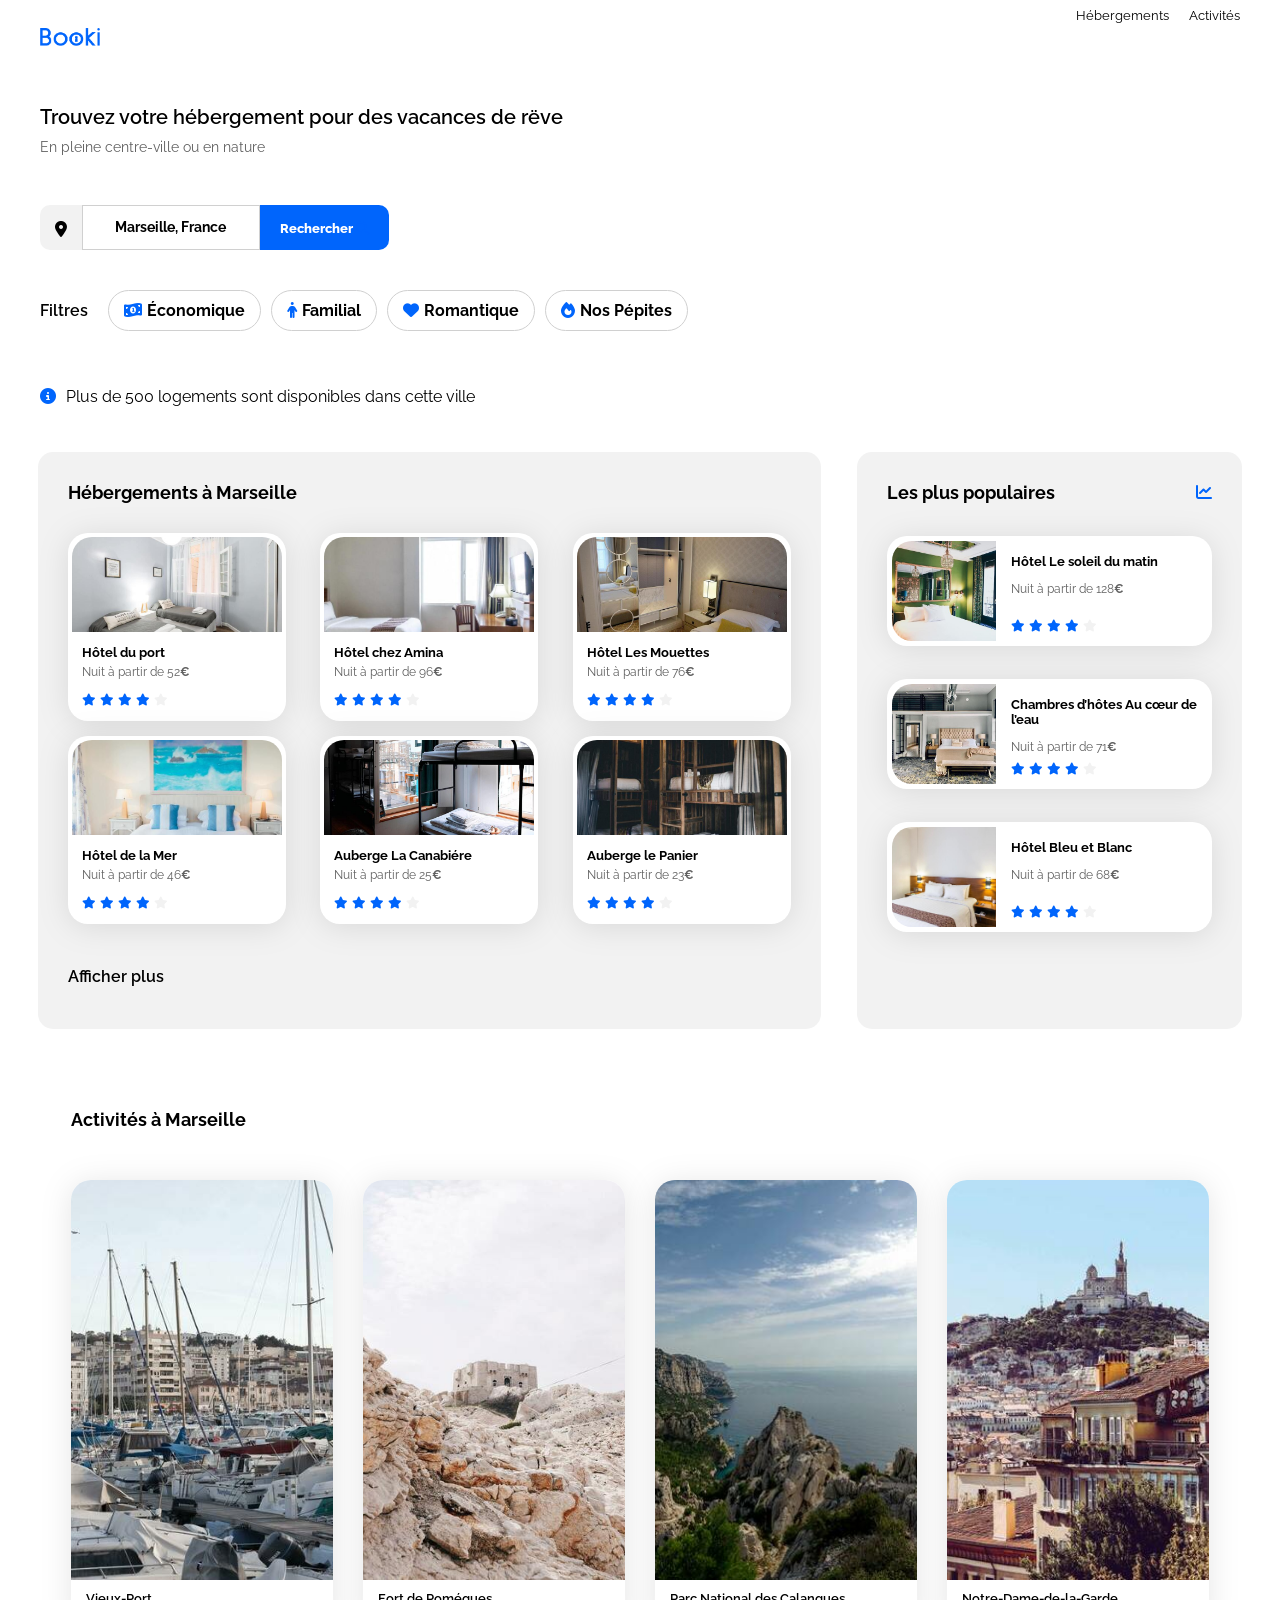
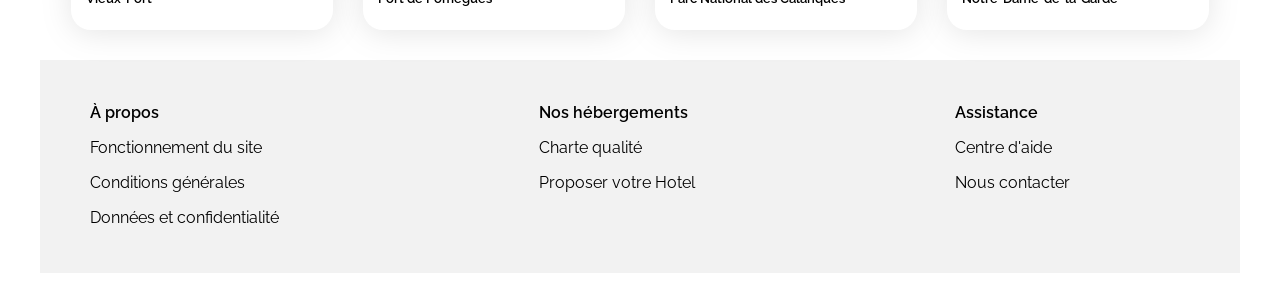
<file: index.html>
<!DOCTYPE html>
<html lang="fr">

<head>
    <meta charset="UTF-8">
    <meta name="viewport" content="width=device-width, initial-scale=1.0">
    <title>Booki</title>
    <link rel="preconnect" href="https://fonts.googleapis.com">
    <link rel="preconnect" href="https://fonts.gstatic.com" crossorigin>
    <link href="https://fonts.googleapis.com/css2?family=Raleway:wght@400;500;700&display=swap" rel="stylesheet">
    <link rel="stylesheet" href="https://cdnjs.cloudflare.com/ajax/libs/font-awesome/6.2.1/css/all.min.css"
        integrity="sha512-MV7K8+y+gLIBoVD59lQIYicR65iaqukzvf/nwasF0nqhPay5w/9lJmVM2hMDcnK1OnMGCdVK+iQrJ7lzPJQd1w=="
        crossorigin="anonymous" referrerpolicy="no-referrer" >
    <link rel="stylesheet" href="./css/style.css">
</head>

<body>

    <header>

        <nav>
            <a href="#" class="logo">
                <img src="./images/logo/Booki.png" alt="Booki">
            </a>
            <ul class="nav-links">
                <li class="li-title"><a href="#">Hébergements</a></li>
                <li class="li-title"><a href="#">Activités</a></li>
            </ul>
        </nav>

        <section class="rechercher">
            <div class="title">
                <h1>
                    Trouvez votre hébergement pour des vacances de rëve
                </h1>
                <p>
                    En pleine centre-ville ou en nature
                </p>
            </div>
            <div class="search-bar">
                <div class="icon-box">
                    <i class="fa-solid fa-location-dot" style="color: #000000;"></i>
                </div>
                <input type="text" placeholder="Marseille, France">
                <button class="search-btn">
                    <span class="btn-text">Rechercher</span>
                    <i class="fa-solid fa-magnifying-glass search-icon"></i>
                </button>
            </div>
            <div class="filtres">
                <h2>
                    Filtres
                </h2>
                <ul class="filtres-list">
                    
                        <li class="fltr-img"><a href="#"><i class="fa-solid fa-money-bill-1-wave"></i><b>Économique</b></a></li>
                    
                        <li class="fltr-img"><a href="#"><i class="fa-solid fa-person"></i><b>Familial</b></a></li>

                        <li class="fltr-img"><a href="#"><i class="fa-solid fa-heart"></i><b>Romantique</b></a></li>

                        <li class="fltr-img"><a href="#"><i class="fa-solid fa-fire"></i><b>Nos Pépites</b></a></li>
                </ul>
            </div>
            <div class="info">
                <i class="fa-solid fa-circle-info"></i>
                <p>
                    Plus de 500 logements sont disponibles dans cette ville
                </p>
            </div>
        </section>
    </header>

    <div class="main-container">
        <section class="hebergements-and-populaires">

            <h3 class="section-title">
                Hébergements à Marseille
            </h3>

            <div class="hebergements">
                <a href="#">
                    <article class="main-card">
                        <img src="./images/hebergements/fred-kleber.jpg"
                            alt="Image de la chambre d'hôtel montrant un lit">
                        <div class="card-content">
                            <div class="card-txt">
                                <h3 class="card-title">Hôtel du port</h3>
                                <p class="card-subtitle">Nuit à partir de 52<span class="euro">€</span></p>
                            </div>
                            <div class="card-rating">
                                <i class="fa-xs fa-solid fa-star" aria-hidden="true"></i>
                                <i class="fa-xs fa-solid fa-star" aria-hidden="true"></i>
                                <i class="fa-xs fa-solid fa-star" aria-hidden="true"></i>
                                <i class="fa-xs fa-solid fa-star" aria-hidden="true"></i>
                                <i class="fa-xs fa-solid fa-star neutral-star" aria-hidden="true"></i>
                                <span class="sr-only">Note de 4 sur 5</span>
                            </div>
                        </div>
                    </article>
                </a>
                <a href="#">
                    <article class="main-card">
                        <img src="./images/hebergements/febrian-zakaria.jpg"
                            alt="Image de la chambre d'hôtel montrant un lit">
                        <div class="card-content">
                            <div class="card-txt">
                                <h3 class="card-title">Hôtel chez Amina</h3>
                                <p class="card-subtitle">Nuit à partir de 96<span class="euro">€</span></p>
                            </div>
                            <div class="card-rating">
                                <i class="fa-xs fa-solid fa-star" aria-hidden="true"></i>
                                <i class="fa-xs fa-solid fa-star" aria-hidden="true"></i>
                                <i class="fa-xs fa-solid fa-star" aria-hidden="true"></i>
                                <i class="fa-xs fa-solid fa-star" aria-hidden="true"></i>
                                <i class="fa-xs fa-solid fa-star neutral-star" aria-hidden="true"></i>
                                <span class="sr-only">Note de 4 sur 5</span>
                            </div>
                        </div>
                    </article>
                </a>
                <a href="#">
                    <article class="main-card">
                        <img src="./images/hebergements/reisetopia.jpg"
                            alt="Image de la chambre d'hôtel montrant un lit">
                        <div class="card-content">
                            <div class="card-txt">
                                <h3 class="card-title">Hôtel Les Mouettes</h3>
                                <p class="card-subtitle">Nuit à partir de 76<span class="euro">€</span></p>
                            </div>
                            <div class="card-rating">
                                <i class="fa-xs fa-solid fa-star" aria-hidden="true"></i>
                                <i class="fa-xs fa-solid fa-star" aria-hidden="true"></i>
                                <i class="fa-xs fa-solid fa-star" aria-hidden="true"></i>
                                <i class="fa-xs fa-solid fa-star" aria-hidden="true"></i>
                                <i class="fa-xs fa-solid fa-star neutral-star" aria-hidden="true"></i>
                                <span class="sr-only">Note de 4 sur 5</span>
                            </div>
                        </div>
                    </article>
                </a>
                <a href="#">
                    <article class="main-card">
                        <img src="./images/hebergements/annie-spratt.jpg"
                            alt="Image de la chambre d'hôtel montrant un lit">
                        <div class="card-content">
                            <div class="card-txt">
                                <h3 class="card-title">Hôtel de la Mer</h3>
                                <p class="card-subtitle">Nuit à partir de 46<span class="euro">€</span></p>
                            </div>
                            <div class="card-rating">
                                <i class="fa-xs fa-solid fa-star" aria-hidden="true"></i>
                                <i class="fa-xs fa-solid fa-star" aria-hidden="true"></i>
                                <i class="fa-xs fa-solid fa-star" aria-hidden="true"></i>
                                <i class="fa-xs fa-solid fa-star" aria-hidden="true"></i>
                                <i class="fa-xs fa-solid fa-star neutral-star" aria-hidden="true"></i>
                                <span class="sr-only">Note de 4 sur 5</span>
                            </div>
                        </div>
                    </article>
                </a>
                <a href="#">
                    <article class="main-card">
                        <img src="./images/hebergements/marcus-loke.jpg"
                            alt="Image de la chambre d'hôtel montrant un lit">
                        <div class="card-content">
                            <div class="card-txt">
                                <h3 class="card-title">Auberge La Canabiére</h3>
                                <p class="card-subtitle">Nuit à partir de 25<span class="euro">€</span></p>
                            </div>
                            <div class="card-rating">
                                <i class="fa-xs fa-solid fa-star" aria-hidden="true"></i>
                                <i class="fa-xs fa-solid fa-star" aria-hidden="true"></i>
                                <i class="fa-xs fa-solid fa-star" aria-hidden="true"></i>
                                <i class="fa-xs fa-solid fa-star" aria-hidden="true"></i>
                                <i class="fa-xs fa-solid fa-star neutral-star" aria-hidden="true"></i>
                                <span class="sr-only">Note de 4 sur 5</span>
                            </div>
                        </div>
                    </article>
                </a>
                <a href="#">
                    <article class="main-card">
                        <img src="./images/hebergements/nicate-lee.jpg"
                            alt="Image de la chambre d'hôtel montrant un lit">
                        <div class="card-content">
                            <div class="card-txt">
                                <h3 class="card-title">Auberge le Panier</h3>
                                <p class="card-subtitle">Nuit à partir de 23<span class="euro">€</span></p>
                            </div>
                            <div class="card-rating">
                                <i class="fa-xs fa-solid fa-star" aria-hidden="true"></i>
                                <i class="fa-xs fa-solid fa-star" aria-hidden="true"></i>
                                <i class="fa-xs fa-solid fa-star" aria-hidden="true"></i>
                                <i class="fa-xs fa-solid fa-star" aria-hidden="true"></i>
                                <i class="fa-xs fa-solid fa-star neutral-star" aria-hidden="true"></i>
                                <span class="sr-only">Note de 4 sur 5</span>
                            </div>
                        </div>
                    </article>
                </a>
            </div>

            <h2>
                Afficher plus
            </h2>
        </section>

        <section class="populaires">
            <div class="populaires-title">
                <h3 class="section-title">Les plus populaires</h3>
                <i class="fa-solid fa-chart-line" aria-hidden="true"></i>
            </div>
            <div class="populaires-cards">
                <a href="#">
                    <article class="card">
                        <img src="./images/hebergements/emile-guillemot.jpg"
                            alt="Image de la chambre d'hôtel montrant un lit">
                        <div class="card-content">
                            <div class="card-txt">
                                <h3 class="card-title">Hôtel Le soleil du matin</h3>
                                <p class="card-subtitle">Nuit à partir de 128<span class="euro">€</span></p>
                            </div>
                            <div class="card-rating">
                                <i class="fa-xs fa-solid fa-star" aria-hidden="true"></i>
                                <i class="fa-xs fa-solid fa-star" aria-hidden="true"></i>
                                <i class="fa-xs fa-solid fa-star" aria-hidden="true"></i>
                                <i class="fa-xs fa-solid fa-star" aria-hidden="true"></i>
                                <i class="fa-xs fa-solid fa-star neutral-star" aria-hidden="true"></i>
                                <span class="sr-only">Note de 4 sur 5</span>
                            </div>
                        </div>
                    </article>
                </a>
                <a href="#">
                    <article class="card">
                        <img src="./images/hebergements/aw-creative.jpg"
                            alt="Image de la chambre d'hôtel montrant un lit">
                        <div class="card-content">
                            <div class="card-txt">
                                <h3 class="card-title">Chambres d’hôtes Au cœur de l’eau</h3>
                                <p class="card-subtitle">Nuit à partir de 71<span class="euro">€</span></p>
                            </div>
                            <div class="card-rating">
                                <i class="fa-xs fa-solid fa-star" aria-hidden="true"></i>
                                <i class="fa-xs fa-solid fa-star" aria-hidden="true"></i>
                                <i class="fa-xs fa-solid fa-star" aria-hidden="true"></i>
                                <i class="fa-xs fa-solid fa-star" aria-hidden="true"></i>
                                <i class="fa-xs fa-solid fa-star neutral-star" aria-hidden="true"></i>
                                <span class="sr-only">Note de 4 sur 5</span>
                            </div>
                        </div>
                    </article>
                </a>
                <a href="#">
                    <article class="card">
                        <img src="./images/hebergements/febrian-zakaria2.jpg"
                            alt="Image de la chambre d'hôtel montrant un lit">
                        <div class="card-content">
                            <div class="card-txt">
                                <h3 class="card-title">Hôtel Bleu et Blanc</h3>
                                <p class="card-subtitle">Nuit à partir de 68<span class="euro">€</span></p>
                            </div>
                            <div class="card-rating">
                                <i class="fa-xs fa-solid fa-star" aria-hidden="true"></i>
                                <i class="fa-xs fa-solid fa-star" aria-hidden="true"></i>
                                <i class="fa-xs fa-solid fa-star" aria-hidden="true"></i>
                                <i class="fa-xs fa-solid fa-star" aria-hidden="true"></i>
                                <i class="fa-xs fa-solid fa-star neutral-star" aria-hidden="true"></i>
                                <span class="sr-only">Note de 4 sur 5</span>
                            </div>
                        </div>
                    </article>
                </a>
            </div>
        </section>
    </div>

    <div class="activites">
        <h3 class="section-title">
            Activités à Marseille
        </h3>
        <div class="activites-cards">
            <a href="#">
                <article class="activity-card">
                    <img src="./images/activites/reno-laithienne.jpg"
                        alt="Image montrant une activité de visite guidée en bateau">
                    <h2 class="card-title">
                        Vieux-Port
                    </h2>
                </article>
            </a>
            <a href="#">
                <article class="activity-card">
                    <img src="./images/activites/paul-hermann.jpg"
                        alt="Image montrant une activité de visite guidée en bateau">
                    <h2 class="card-title">
                        Fort de Pomégues
                    </h2>
                </article>
            </a>
            <a href="#">
                <article class="activity-card">
                    <img src="./images/activites/kilyan-sockalingum.jpg"
                        alt="Image montrant une activité de visite guidée en bateau">
                    <h2 class="card-title">
                        Parc National des Calanques
                    </h2>
                </article>
            </a>
            <a href="#">
                <article class="activity-card">
                    <img src="./images/activites/florian-wehde.jpg"
                        alt="Image montrant une activité de visite guidée en bateau">
                    <h2 class="card-title">
                        Notre-Dame-de-la-Garde
                    </h2>
                </article>
            </a>
        </div>
    </div>

    <footer>
        <div class="footer">
            <div class="footer-content">
                <h2>
                    À propos
                </h2>
                <a href="#">
                    <p>
                        Fonctionnement du site
                    </p>
                </a>
                <a href="#">
                    <p>
                        Conditions générales
                    </p>
                </a>
                <a href="#">
                    <p>
                        Données et confidentialité
                    </p>
                </a>
            </div>
            <div class="footer-content">
                <h2>
                    Nos hébergements
                </h2>
                <a href="#">
                    <p>
                        Charte qualité
                    </p>
                </a>
                <a href="#">
                    <p>
                        Proposer votre Hotel
                    </p>
                </a>
            </div>
            <div class="footer-content">
                <h2>
                    Assistance
                </h2>
                <a href="#">
                    <p>
                        Centre d'aide
                    </p>
                </a>
                <a href="#">
                    <p>
                        Nous contacter
                    </p>
                </a>
            </div>
        </div>
    </footer>

</body>

</html>
</file>
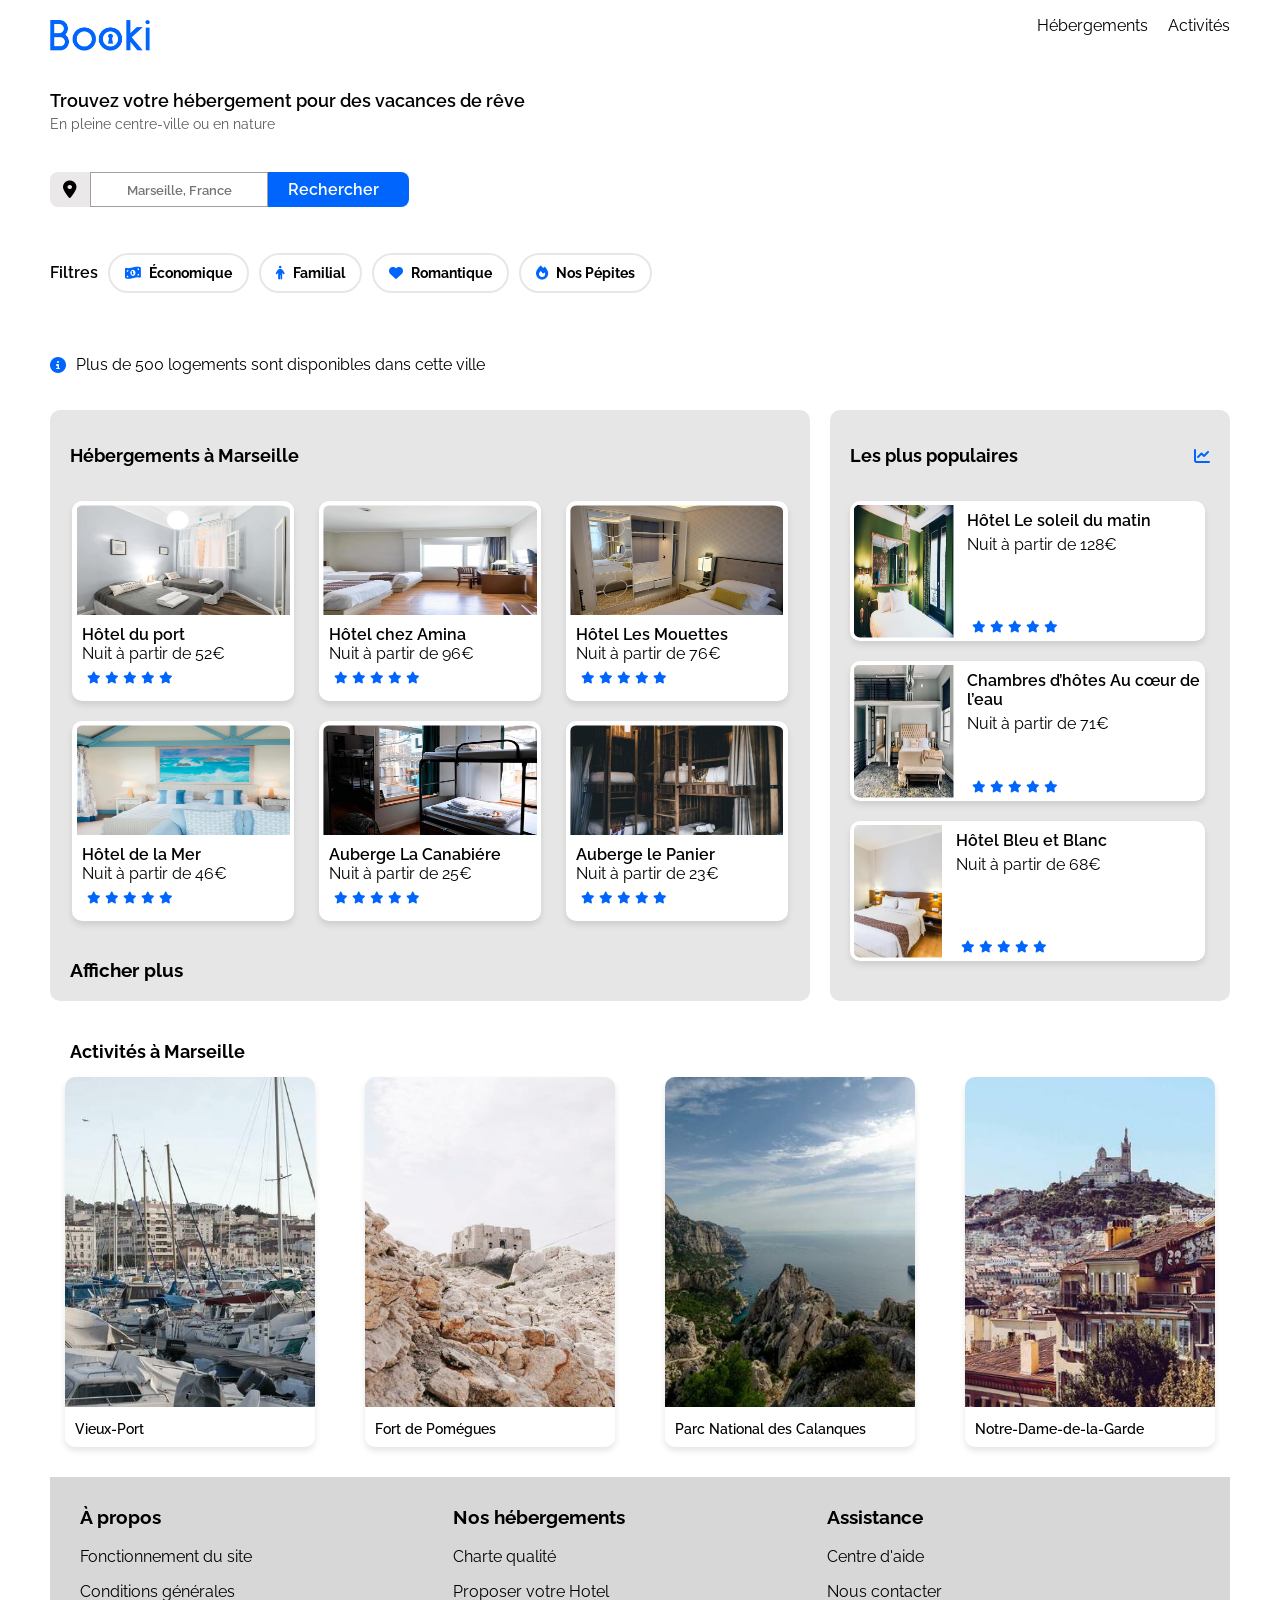
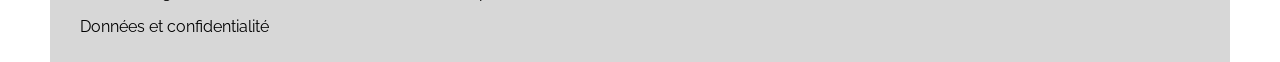
<file: Desktop/Booki 2/index.html>
<!DOCTYPE html>
<html lang="fr">

<head>
    <meta charset="UTF-8">
    <meta name="viewport" content="width=device-width, initial-scale=1.0">
    <title>Booki</title>
    <link rel="preconnect" href="https://fonts.googleapis.com">
    <link rel="preconnect" href="https://fonts.gstatic.com" crossorigin>
    <link href="https://fonts.googleapis.com/css2?family=Raleway:wght@400;500;700&display=swap" rel="stylesheet">
    <link rel="stylesheet" href="https://cdnjs.cloudflare.com/ajax/libs/font-awesome/6.2.1/css/all.min.css"
        integrity="sha512-MV7K8+y+gLIBoVD59lQIYicR65iaqukzvf/nwasF0nqhPay5w/9lJmVM2hMDcnK1OnMGCdVK+iQrJ7lzPJQd1w=="
        crossorigin="anonymous" referrerpolicy="no-referrer" />
    <link rel="stylesheet" href="./css/style.css">
</head>

<body>

    <header class="header">
        <nav class="navbar">
            <a href="#" class="logo">
                <img src="./images/logo/Booki.png" alt="Booki">
            </a>
            <ul class="nav-links">
                <li class="li-title"><a href="#">Hébergements</a></li>
                <li class="li-title"><a href="#">Activités</a></li>
            </ul>
        </nav>
    </header>

    <main class="main-container">

        <section class="search-section">
            <div class="title">
                <h1>
                    Trouvez votre hébergement pour des vacances de rêve
                </h1>
                <p>
                    En pleine centre-ville ou en nature
                </p>
            </div>

            <div class="search-bar">
                <div class="icon-box">
                    <i class="fa-solid fa-location-dot" style="color: #000000;"></i>
                </div>
                <input type="text" placeholder="Marseille, France">
                <button class="search-btn">
                    <span class="btn-text">Rechercher</span>
                    <i class="fa-solid fa-magnifying-glass search-icon"></i>
                </button>
            </div>

            <div class="filtres">
                <h3>
                    Filtres
                </h3>
                <ul class="filtres-list">
                    <a href="#">
                        <li class="fltr-img"><i class="fa-solid fa-money-bill-1-wave"></i><b>Économique</b></li>
                    </a>
                    <a href="#">
                        <li class="fltr-img"><i class="fa-solid fa-person"></i><b>Familial</b></li>
                    </a>
                    <a href="#">
                        <li class="fltr-img"><i class="fa-solid fa-heart"></i><b>Romantique</b></li>
                    </a>
                    <a href="#">
                        <li class="fltr-img"><i class="fa-solid fa-fire"></i><b>Nos Pépites</b></li>
                    </a>
                </ul>
            </div>

            <div class="info">
                <i class="fa-solid fa-circle-info"></i>
                <p>
                    Plus de 500 logements sont disponibles dans cette ville
                </p>
            </div>
        </section>

        <div class="content-wrapper">

            <section class="hebergements">

                <h2 class="section-title">
                    Hébergements à Marseille
                </h2>

                <div class="hebergements-cards">
                    <a href="#">
                        <article class="main-card">
                            <img src="./images/hebergements/fred-kleber.jpg"
                                alt="Image de la chambre d'hôtel montrant un lit">
                            <div class="card-content">
                                <div class="card-txt">
                                    <h3 class="card-title">Hôtel du port</h3>
                                    <p class="card-subtitle">Nuit à partir de 52<span class="euro">€</span></p>
                                </div>
                                <div class="card-rating">
                                    <i class="fa-xs fa-solid fa-star" aria-hidden="true"></i>
                                    <i class="fa-xs fa-solid fa-star" aria-hidden="true"></i>
                                    <i class="fa-xs fa-solid fa-star" aria-hidden="true"></i>
                                    <i class="fa-xs fa-solid fa-star" aria-hidden="true"></i>
                                    <i class="fa-xs fa-solid fa-star neutral-star" aria-hidden="true"></i>
                                    <span class="sr-only">Note de 4 sur 5</span>
                                </div>
                            </div>
                        </article>
                    </a>
                    <a href="#">
                        <article class="main-card">
                            <img src="./images/hebergements/febrian-zakaria.jpg"
                                alt="Image de la chambre d'hôtel montrant un lit">
                            <div class="card-content">
                                <div class="card-txt">
                                    <h3 class="card-title">Hôtel chez Amina</h3>
                                    <p class="card-subtitle">Nuit à partir de 96<span class="euro">€</span></p>
                                </div>
                                <div class="card-rating">
                                    <i class="fa-xs fa-solid fa-star" aria-hidden="true"></i>
                                    <i class="fa-xs fa-solid fa-star" aria-hidden="true"></i>
                                    <i class="fa-xs fa-solid fa-star" aria-hidden="true"></i>
                                    <i class="fa-xs fa-solid fa-star" aria-hidden="true"></i>
                                    <i class="fa-xs fa-solid fa-star neutral-star" aria-hidden="true"></i>
                                    <span class="sr-only">Note de 4 sur 5</span>
                                </div>
                            </div>
                        </article>
                    </a>
                    <a href="#">
                        <article class="main-card">
                            <img src="./images/hebergements/reisetopia.jpg"
                                alt="Image de la chambre d'hôtel montrant un lit">
                            <div class="card-content">
                                <div class="card-txt">
                                    <h3 class="card-title">Hôtel Les Mouettes</h3>
                                    <p class="card-subtitle">Nuit à partir de 76<span class="euro">€</span></p>
                                </div>
                                <div class="card-rating">
                                    <i class="fa-xs fa-solid fa-star" aria-hidden="true"></i>
                                    <i class="fa-xs fa-solid fa-star" aria-hidden="true"></i>
                                    <i class="fa-xs fa-solid fa-star" aria-hidden="true"></i>
                                    <i class="fa-xs fa-solid fa-star" aria-hidden="true"></i>
                                    <i class="fa-xs fa-solid fa-star neutral-star" aria-hidden="true"></i>
                                    <span class="sr-only">Note de 4 sur 5</span>
                                </div>
                            </div>
                        </article>
                    </a>
                    <a href="#">
                        <article class="main-card">
                            <img src="./images/hebergements/annie-spratt.jpg"
                                alt="Image de la chambre d'hôtel montrant un lit">
                            <div class="card-content">
                                <div class="card-txt">
                                    <h3 class="card-title">Hôtel de la Mer</h3>
                                    <p class="card-subtitle">Nuit à partir de 46<span class="euro">€</span></p>
                                </div>
                                <div class="card-rating">
                                    <i class="fa-xs fa-solid fa-star" aria-hidden="true"></i>
                                    <i class="fa-xs fa-solid fa-star" aria-hidden="true"></i>
                                    <i class="fa-xs fa-solid fa-star" aria-hidden="true"></i>
                                    <i class="fa-xs fa-solid fa-star" aria-hidden="true"></i>
                                    <i class="fa-xs fa-solid fa-star neutral-star" aria-hidden="true"></i>
                                    <span class="sr-only">Note de 4 sur 5</span>
                                </div>
                            </div>
                        </article>
                    </a>
                    <a href="#">
                        <article class="main-card">
                            <img src="./images/hebergements/marcus-loke.jpg"
                                alt="Image de la chambre d'hôtel montrant un lit">
                            <div class="card-content">
                                <div class="card-txt">
                                    <h3 class="card-title">Auberge La Canabiére</h3>
                                    <p class="card-subtitle">Nuit à partir de 25<span class="euro">€</span></p>
                                </div>
                                <div class="card-rating">
                                    <i class="fa-xs fa-solid fa-star" aria-hidden="true"></i>
                                    <i class="fa-xs fa-solid fa-star" aria-hidden="true"></i>
                                    <i class="fa-xs fa-solid fa-star" aria-hidden="true"></i>
                                    <i class="fa-xs fa-solid fa-star" aria-hidden="true"></i>
                                    <i class="fa-xs fa-solid fa-star neutral-star" aria-hidden="true"></i>
                                    <span class="sr-only">Note de 4 sur 5</span>
                                </div>
                            </div>
                        </article>
                    </a>
                    <a href="#">
                        <article class="main-card">
                            <img src="./images/hebergements/nicate-lee.jpg"
                                alt="Image de la chambre d'hôtel montrant un lit">
                            <div class="card-content">
                                <div class="card-txt">
                                    <h3 class="card-title">Auberge le Panier</h3>
                                    <p class="card-subtitle">Nuit à partir de 23<span class="euro">€</span></p>
                                </div>
                                <div class="card-rating">
                                    <i class="fa-xs fa-solid fa-star" aria-hidden="true"></i>
                                    <i class="fa-xs fa-solid fa-star" aria-hidden="true"></i>
                                    <i class="fa-xs fa-solid fa-star" aria-hidden="true"></i>
                                    <i class="fa-xs fa-solid fa-star" aria-hidden="true"></i>
                                    <i class="fa-xs fa-solid fa-star neutral-star" aria-hidden="true"></i>
                                    <span class="sr-only">Note de 4 sur 5</span>
                                </div>
                            </div>
                        </article>
                    </a>
                </div>

                <h3>
                    Afficher plus
                </h3>
            </section>

            <section class="populaires">
                <div class="populaires-title">
                    <h2 class="section-title">Les plus populaires</h2>
                    <i class="fa-solid fa-chart-line" aria-hidden="true"></i>
                </div>

                <div class="populaires-cards">
                    <a href="#">
                        <article class="card">
                            <img src="./images/hebergements/emile-guillemot.jpg"
                                alt="Image de la chambre d'hôtel montrant un lit">
                            <div class="card-content">
                                <div class="card-txt">
                                    <h3 class="card-title">Hôtel Le soleil du matin</h3>
                                    <p class="card-subtitle">Nuit à partir de 128<span class="euro">€</span></p>
                                </div>
                                <div class="card-rating">
                                    <i class="fa-xs fa-solid fa-star" aria-hidden="true"></i>
                                    <i class="fa-xs fa-solid fa-star" aria-hidden="true"></i>
                                    <i class="fa-xs fa-solid fa-star" aria-hidden="true"></i>
                                    <i class="fa-xs fa-solid fa-star" aria-hidden="true"></i>
                                    <i class="fa-xs fa-solid fa-star neutral-star" aria-hidden="true"></i>
                                    <span class="sr-only">Note de 4 sur 5</span>
                                </div>
                            </div>
                        </article>
                    </a>
                    <a href="#">
                        <article class="card">
                            <img src="./images/hebergements/aw-creative.jpg"
                                alt="Image de la chambre d'hôtel montrant un lit">
                            <div class="card-content">
                                <div class="card-txt">
                                    <h3 class="card-title">Chambres d’hôtes Au cœur de l’eau</h3>
                                    <p class="card-subtitle">Nuit à partir de 71<span class="euro">€</span></p>
                                </div>
                                <div class="card-rating">
                                    <i class="fa-xs fa-solid fa-star" aria-hidden="true"></i>
                                    <i class="fa-xs fa-solid fa-star" aria-hidden="true"></i>
                                    <i class="fa-xs fa-solid fa-star" aria-hidden="true"></i>
                                    <i class="fa-xs fa-solid fa-star" aria-hidden="true"></i>
                                    <i class="fa-xs fa-solid fa-star neutral-star" aria-hidden="true"></i>
                                    <span class="sr-only">Note de 4 sur 5</span>
                                </div>
                            </div>
                        </article>
                    </a>
                    <a href="#">
                        <article class="card">
                            <img src="./images/hebergements/febrian-zakaria2.jpg"
                                alt="Image de la chambre d'hôtel montrant un lit">
                            <div class="card-content">
                                <div class="card-txt">
                                    <h3 class="card-title">Hôtel Bleu et Blanc</h3>
                                    <p class="card-subtitle">Nuit à partir de 68<span class="euro">€</span></p>
                                </div>
                                <div class="card-rating">
                                    <i class="fa-xs fa-solid fa-star" aria-hidden="true"></i>
                                    <i class="fa-xs fa-solid fa-star" aria-hidden="true"></i>
                                    <i class="fa-xs fa-solid fa-star" aria-hidden="true"></i>
                                    <i class="fa-xs fa-solid fa-star" aria-hidden="true"></i>
                                    <i class="fa-xs fa-solid fa-star neutral-star" aria-hidden="true"></i>
                                    <span class="sr-only">Note de 4 sur 5</span>
                                </div>
                            </div>
                        </article>
                    </a>
                </div>
            </section>
        </div>

        <section class="activites">
            <h2 class="section-title">
                Activités à Marseille
            </h2>
            <div class="activites-cards">
                <a href="#">
                    <article class="activite-card">
                        <img src="./images/activites/reno-laithienne.jpg"
                            alt="Image montrant une activité de visite guidée en bateau">
                        <h3 class="card-title">
                            Vieux-Port
                        </h3>
                    </article>
                </a>
                <a href="#">
                    <article class="activite-card">
                        <img src="./images/activites/paul-hermann.jpg"
                            alt="Image montrant une activité de visite guidée en bateau">
                        <h3 class="card-title">
                            Fort de Pomégues
                        </h3>
                    </article>
                </a>
                <a href="#">
                    <article class="activite-card">
                        <img src="./images/activites/kilyan-sockalingum.jpg"
                            alt="Image montrant une activité de visite guidée en bateau">
                        <h3 class="card-title">
                            Parc National des Calanques
                        </h3>
                    </article>
                </a>
                <a href="#">
                    <article class="activite-card">
                        <img src="./images/activites/florian-wehde.jpg"
                            alt="Image montrant une activité de visite guidée en bateau">
                        <h3 class="card-title">
                            Notre-Dame-de-la-Garde
                        </h3>
                    </article>
                </a>
            </div>
        </section>

    </main>
    
    <footer>
        <div class="footer">
            <div class="footer-content">
                <h3>
                    À propos
                </h3>
                <a href="#">
                    <p>
                        Fonctionnement du site
                    </p>
                </a>
                <a href="#">
                    <p>
                        Conditions générales
                    </p>
                </a>
                <a href="#">
                    <p>
                        Données et confidentialité
                    </p>
                </a>
            </div>
            <div class="footer-content">
                <h3>
                    Nos hébergements
                </h3>
                <a href="#">
                    <p>
                        Charte qualité
                    </p>
                </a>
                <a href="#">
                    <p>
                        Proposer votre Hotel
                    </p>
                </a>
            </div>
            <div class="footer-content">
                <h3>
                    Assistance
                </h3>
                <a href="#">
                    <p>
                        Centre d'aide
                    </p>
                </a>
                <a href="#">
                    <p>
                        Nous contacter
                    </p>
                </a>
            </div>
        </div>
    </footer>

</body>

</html>
</file>
<file: css/style.css>
/****** General ***********/
* {
    font-family: 'Raleway', sans-serif;
}

:root {
    --main-color: #0065FC;
    --main-bg-color: #F2F2F2;
    --filter-bg-color: #DEEBFF;
}

.fa-solid {
    color: var(--main-color);
}

body {
    display: flex;
    flex-direction: column;
    align-items: center;
    gap: 30px;
}

header {
    display: flex;
    flex-direction: column;
    width: 95%;
    max-width: 1440px;
    margin: 0px;
}

nav {
    display: flex;
    justify-content: space-between;
    align-items: flex-start;
    width: 100%;
    height: 50px;
    margin-bottom: 30px;
}

.logo img {
    display: flex;
    justify-content: center;
    align-items: center;
    padding-top: 20px;
    width: 60px;
    height: 18px
}


ul {
    list-style: none;
    display: flex;
    justify-content: left;
    align-items: center;
    gap: 20px;
    margin: 0;
    padding: 0;
}

.nav-links {
    display: flex;
    justify-content: space-between;
    align-items: flex-start;
    padding-top: 0px;

}

.li-list {
    display: flex;
    justify-content: space-between;
    align-items: center;
}

.li-title {
    font-size: 13px;
    font-weight: 400;
}

.li-title a:hover {
    color: #0065fc;
    position: relative;
}

.li-title a:hover::after {
    content: '';
    color: #0065fc;
    position: absolute;
    top: -10px;
    bottom: 10px;
    left: 0;
    width: 100%;
    height: 5px;
    background-color: #0065fc;
}

.rechercher {
    display: flex;
    justify-content: center;
    flex-direction: column;
    margin-bottom: 0px;
    gap: 20px;
}

.title {
    margin-bottom: 0px;
    gap: 10px;
}

.title h1 {
    margin-bottom: 10px;
    font-size: 20px;
    font-weight: 580;
}

.title p {
    margin: 0;
    font-size: 14px;
    font-weight: 400;
    color: #606060;
}

.search-bar {
    display: flex;
    flex-direction: row;
    margin-top: 30px;
    height: 45px;
}

.icon-box {
    background-color: #F2F2F2;
    border-top-left-radius: 10px;
    border-bottom-left-radius: 10px;
    padding: 15px 15px;
}

.input-box {
    width: 300px;
    padding: 15px 20px;
    font-size: 14px;
}

button {
    background-color: var(--main-color);
    font-weight: 800;
    color: white;
    border: none;
    border-top-right-radius: 10px;
    border-bottom-right-radius: 10px;
    padding: 15px 20px;
    cursor: pointer;
}

.search-bar input::placeholder {
    font-weight: 700;
    font-size: 14px;
    color: #000;

}

input {
    text-align: center;
    border: 0.5px solid #D0D0D0;
}

.filtres {
    display: flex;
    justify-content: left;
    align-items: center;
}

h2 {
    font-size: 16px;
    font-weight: 600;
}

.filtres-list {
    display: flex;
    justify-content: left;
    align-items: baseline;
    gap: 10px;
    padding: 20px;
}

.fltr-img {
    display: flex;
    justify-content: center;
    align-items: center;
    gap: 10px;
    padding: 10px 15px;
    margin: 0px;
    border: solid 1px #D0D0D0;
    border-radius: 25px;
}

.fltr-img a {
    display: flex;
    align-items: baseline;
    gap: 5px;
}


.fltr-img:hover {
    background-color: #E1E8FA;
}

.info {
    display: flex;
    justify-content: flex-start;
    align-items: center;
}

.info p {
    margin-left: 10px
}

.main-container {
    width: 100%;
    max-width: 1440px;
    padding: 0px 30px;
    box-sizing: border-box;
    display: flex;
    justify-content: space-between;
}

a {
    color: inherit;
    text-decoration: none;
}

.section-title {
    margin: 0;
    font-size: 18px;
}

.card {
    background-color: white;
    border-radius: 20px;
    padding: 5px;
    filter: drop-shadow(0px 3px 15px rgba(0, 0, 0, 0.1));
}

.card img {
    object-fit: cover;
}

.card-text {
    display: flex;
    flex-direction: column;
    justify-content: space-between;
    padding: 0px;
    box-sizing: border-box;
    height: 70px;
}

.card-title {
    font-size: 13px;
    padding: 0;
}

.card-subtitle {
    font-size: 12px;
    color: #606060;
    padding: 0;
}

.euro {
    font-weight: 700;
}

.neutral-star {
    color: var(--main-bg-color)
}

/****** Hebergements And Populaires ***********/
.hebergements-and-populaires {
    display: flex;
    justify-content: space-between;
    align-items: flex-start;
    flex-direction: column;
    gap: 30px;
}

.hebergements-and-populaires {
    width: 65%;
    background-color: var(--main-bg-color);
    border-radius: 15px;
    padding: 30px;
    box-sizing: border-box;
}

/****** Hebergements ***********/

.hebergements {
    display: flex;
    flex-flow: row wrap;
    justify-content: space-between;
    gap: 15px;
}

.hebergements .card-title {
    margin-bottom: 0px;
}

.hebergements .card-subtitle {
    margin-top: 5px;
}

.main-card {
    background-color: white;
    border-radius: 20px;
    padding: 4px;
    filter: drop-shadow(0px 3px 15px rgba(0, 0, 0, 0.1));
    display: flex;
    flex-direction: column;
    width: 210px;
    height: 180px;

}

.main-card img {
    width: 210px;
    height: 95px;
    border-top-left-radius: 20px;
    border-top-right-radius: 20px;
    object-fit: cover;

}


/****** Populaires ***********/
.populaires {
    width: 32%;
    background-color: var(--main-bg-color);
    border-radius: 15px;
    padding: 30px;
    box-sizing: border-box;
}

.populaires-title {
    display: flex;
    justify-content: space-between;
    align-items: center;
}

.populaires-cards .card {
    display: flex;
    margin-top: 33px;
}

.populaires-cards img {
    width: 33%;
    height: 100px;
    border-top-left-radius: 20px;
    border-bottom-left-radius: 20px;
}

.populaires-cards .card-content {
    width: 67%;
    padding-left: 15px;
    display: flex;
    flex-direction: column;
    justify-content: space-between;
    box-sizing: border-box;
}

.main-card .card-content {
    width: 67%;
    padding-left: 10px;
    display: flex;
    flex-direction: column;
    justify-content: space-between;


}

.populaires-cards .card-title {
    padding: 0px;
}

.populaires-cards .card-subtitle {
    margin: 0px;
}

.populaires-cards .card-rating {
    margin-bottom: 5px;
}





/******* Activites ***********/

.activites {
    display: flex;
    flex-direction: column;
    width: 90%;
    gap: 50px;
    margin-top: 50px;
}

.activites-cards {
    display: flex;
    flex-direction: row;
    justify-content: space-between;
    gap: 30px;
}

.activites-cards a {
    flex: 1 0 250px;
    display: block;
    text-decoration: none;
    color: inherit;
    width: 100%;

}

.activity-card {
    display: flex;
    flex-direction: column;
    background-color: white;
    border-radius: 20px;
    width: 100%;
    height: 450px;
    filter: drop-shadow(0px 3px 15px rgba(0, 0, 0, 0.1));

}

.activity-card img {
    width: 100%;
    height: 400px;
    border-top-left-radius: 20px;
    border-top-right-radius: 20px;
    object-fit: cover;
    display: block;
}

.activity-card .card-title {
    text-align: left;
    padding-left: 15px;
}


footer {
    width: 95%;
    max-width: 1440px;
    background-color: var(--main-bg-color);
    gap: 50px;
}

.footer {
    display: flex;
    justify-content: space-between;
    align-items: center;
    align-items: flex-start;
    width: 90%;
    padding: 30px 50px;
    box-sizing: border-box;
}


/* Le code ci-dessous correspond à la version responsive uniquement */

/****** Media queries ***********/
/* Medium devices (tablets, less/equal than 1024px) */
@media (max-width: 1024px) {
    .main-container {
        flex-direction: column;
    }

    .activites-cards {
        align-items: center;
    }

    .activites-cards a {
        flex: 1 1 45%;
    }

    .activity-card {
        width: 100%;
        max-width: 400px;
        height: 330px;
    }

    .activity-card .card-title {
        height: 30px;
    }

    .activity-card img {
        height: 300px;

    }

    .hebergements-and-populaires {
        width: 100%;
        padding: 20px;
    }

    .hebergements a {
        width: 30%;
    }

    .populaires {
        width: 100%;
        margin-top: 50px;
    }

    .populaires-cards {
        display: flex;
        flex-direction: row;
        justify-content: space-between;
    }

    .populaires-cards a {
        width: 30%;
    }

    .populaires-cards .card-title {
        font-size: 14px;
    }

    .populaires-cards .card-subtitle {
        font-size: 13px;
    }

    .filtres {
        flex-direction: column;
        align-items: flex-start;
    }

    .filtres-list {
        justify-content: flex-start;
        align-items: flex-start;
        padding-left: 0;
    }

    .hebergements-and-populaires {
        align-items: flex-start;

    }

    .hebergements {
        width: 100%;
        justify-content: space-between;

    }

    .main-card {
        width: 100%;
        justify-content: flex-start;
        align-items: flex-start;
    }

    .main-card img {
        width: 100%;
    }

    .main-card .card-content {
        width: 100%;
        padding-left: 10px;
    }



}

/* Small devices (phones, less than 768px) */
@media (max-width: 767.98px) {
    /* ... */

    header {
        gap: 50px;
    }

    nav {
        flex-wrap: wrap;
        
    }
    
    .logo {
        width: 100%;
        display: flex;
        justify-content: center;
        align-items: center;
    }

    .logo img {
        padding: 20px;
        width: 100px;
        height: 34px;
    }

    .nav-links {
        width: 100%;
        padding-top: 10px;
    }

    .li-title {
        width: 50%;
        font-size: 20px;
        font-weight: 400;
        text-align: center;
        text-decoration: 2px solid #606060;
    }


    .li-title a {
        position: relative;
        display: block;

    }

    .li-title a:hover::after {
        content: '';
        position: absolute;
        left: 0;
        color: #0065fc;
        top: 30px;
        bottom: -10px;
        width: 100%;
        height: 2px;
    }

    .search-bar {
        width: 100%;
        flex-direction: row;
        height: auto;
        justify-content: center;
        align-items: center; 
    }

    input {
        width: 70%;
        height: 42px;
        border: 1px solid #D0D0D0;
    }

    button {
        background-color: transparent;
    }

    .btn-text {
        display: none;
    }

    .search-icon {
        display: block;
        font-size: 18px;
        color: white;
    }

    .search-btn {
        background-color: var(--main-color);
        color: white;
        border-radius: 15px;
        width: 50px;
        height: 50px;
        margin-left: -10px;
        box-shadow: 0px 4px 4px 0px #00000040;

    }

    .icon-box {
        margin-left: 10px;
    }

    .filtres-list {
        flex-wrap: wrap;
        justify-content: center;
        gap: 15px;
        padding: 20px 0;
    }

    .filtres-list a {
        flex: 0 1 45%;
        max-width: 150px;
        justify-content: center;
    }

    .fltr-img {
        justify-content: center;
        width: 45%;
        box-sizing: border-box;
        white-space: nowrap;
        flex-shrink: 0;
        min-width: max-content;
    }

    .main-container {
        flex-direction: column-reverse;
        padding: 0px;
    }

    .hebergements {
        flex-direction: column;
    }

    .hebergements a {
        width: 100%;
        margin-bottom: 20px;
    }

    .populaires {
        width: 100%;
        border-radius: 0px;
    }

    .hebergements-and-populaires {
        width: 100%;
        border-radius: 0px;
        padding: 20px 20px 20px 20px;
        background-color: transparent;
    }

    .populaires-cards {
        flex-direction: column;
        width: 100%;
    }

    .populaires-cards a {
        width: 100%;
        height: auto;
        margin-bottom: 20px;
    }

    .activites-cards {
        width: 100%;
        flex-direction: column;
        gap: 20px;
    }

    .activites-cards a {
        width: 100%;
        height: auto;
    }

    .activity-card .card-title {
        text-align: left;
        padding-left: 20px;
    }

    .activity-card {
        width: 100%;
        height: auto;
    }
    


    .card {
        width: auto;
        height: 150px;
    }

    .card img {
        height: auto;
    }

    .main-card {
        width: auto;
        justify-content: center;
        align-items: center;
    }

    .footer {
        flex-direction: column;
        align-items: center;
        gap: 20px;
    }

   .footer-content h3, .footer-content p {
        display: flex;
        justify-content: center;
   }

}
</file>
<file: Desktop/Booki 2/css/style.css>
/****** General ***********/
* {
    font-family: 'Raleway', sans-serif;
}

:root {
    --main-color: #0065FC;
    --main-bg-color: #F2F2F2;
    --filter-bg-color: #DEEBFF;
}

.fa-solid {
    color: var(--main-color);
}

body {
    margin: 0;
}

.header,
.main-container,
footer {
    max-width: 1440px;
    margin: 0 auto;
    padding: 0 50px;
    box-sizing: border-box;
}

.navbar {
    display: flex;
    justify-content: space-between;
    align-items: flex-start;
}

.logo img {
    width: 100px;
    padding: 20px 0;
}

.nav-links {
    display: flex;
    list-style: none;
    gap: 20px;
    padding-top: 0;

}

.nav-links a {
    text-decoration: none;
    color: black;
    font-weight: 400;
    font-size: 16px;
    padding-top: 10px;

}

.nav-links a:hover {
    color: var(--main-color);
    transition: color 0.3s;
    border-top: 2px solid var(--main-color);
}

/****** Search Section ***********/

.search-section {
    display: flex;
    flex-direction: column;
    gap: 20px;
}

.title h1 {
    font-size: 18px;
    font-weight: 600;
    margin-bottom: 0px;

}

h2 {
    font-size: large;
}

.title p {
    font-size: 14px;
    font-weight: 400;
    margin-top: 5px;
    margin-bottom: 20px;
    color: #5A5A5A;
}

.search-bar {
    display: flex;
    height: 35px;

}

.icon-box {
    background-color: rgb(234, 232, 232);
    width: 40px;
    border-radius: 8px 0 0 8px;
}

.icon-box i {
    color: var(--main-color);
    font-size: 18px;
    line-height: 35px;
    text-align: center;
    display: block;
}

.search-bar input {
    text-align: center;
    font-size: 16px black;
    font-weight: 600;
    border: #a0a0a0 0.5px solid;
}

.search-btn {
    background-color: var(--main-color);
    color: white;
    font-size: 16px;
    font-weight: 600;
    border: none;
    border-radius: 0 8px 8px 0;
    padding: 0 10px 0 20px;
    cursor: pointer;
}


.search-btn:hover {
    box-shadow: 0px 4px 6px rgba(0, 0, 0, 0.1);
}

.btn-text {
    text-align: center;
}

/****** Filters Section ***********/

.filtres h3 {
    font-size: 16px;
    font-weight: 600;
    padding: 0;
}

.filtres {
    display: flex;
    align-items: baseline;
}

.filtres-list {
    list-style: none;
    display: flex;
    gap: 10px;
    padding: 10px;
}

.filtres-list a {
    text-decoration: none;
    color: black;
    font-size: 14px;
    font-weight: 500;
    border: 2px solid rgb(231, 231, 231);
    border-radius: 20px;
    padding: 10px 15px;
}

.fltr-img i {
    padding-right: 8px;
}

.filtres-list a:hover {
    background-color: var(--filter-bg-color);
    transition: all 0.3s;
    box-shadow: 0px 4px 6px rgba(0, 0, 0, 0.1);
}

.info {
    display: inline-flex;
    align-items: center;
    gap: 10px;
}

/****** Content Wrapper ***********/

.content-wrapper {
    display: flex;
    gap: 20px;
    margin-top: 20px;
    max-width: 1440px;
}

/****** Hebergements Section ***********/

.hebergements {
    width: 66%;
    background-color: rgb(230, 230, 230);
    border-radius: 10px;
    padding: 20px;
    display: flex;
    flex-direction: column;
    justify-content: space-between;
}

.hebergements-cards {
    display: flex;
    justify-content: space-around;
    flex-wrap: wrap;
    gap: 20px;
}

.hebergements-cards .card-content {
    padding: 0 10px;
}

.hebergements-cards a {
    text-decoration: none;
}

.main-card {
    background-color: white;
    border-radius: 10px;
    box-shadow: 0px 4px 6px rgba(0, 0, 0, 0.1);
    width: 222px;
    height: 200px;
}

.main-card img {
    display: flex;
    justify-content: center;
    align-items: center;
    padding-top: 2%;
    padding-left: 2%;
    width: 96%;
    border-radius: 10px 10px 0 0;
    height: 110px;
}

.hebergements h3 {
    margin-bottom: 0;
}

/****** Populaires Section ***********/


.populaires {
    width: 33%;
    background-color: rgb(230, 230, 230);
    border-radius: 10px;
    padding: 20px;
}

.populaires-title {
    display: flex;
    justify-content: space-between;
    align-items: center;
    width: auto;
}

.populaires-cards a {
    text-decoration: none;
    display: block;
    width: 355px;
    margin-bottom: 20px;
}

.populaires-cards {
    display: flex;
    flex-direction: column;
    justify-content: center;
    margin-top: 20px;
}

.card {
    background-color: white;
    border-radius: 10px;
    box-shadow: 0px 4px 6px rgba(0, 0, 0, 0.1);
    height: 140px;
    display: flex;
    gap: 10px;
}

.card img {
    width: 100px;
    border-radius: 10px 0 0 10px;
    padding: 1%;
}

.card-title,
.card-subtitle {
    color: black;
    margin: 0;
}

.card-content {
    width: 100%;
    box-sizing: border-box;
    display: flex;
    flex-direction: column;
    justify-content: flex-start;
}

.card-title {
    font-size: 16px;
    font-weight: 600;
    margin: 10px 0 5px 0;
}

.card-rating {
    margin-top: auto;
    padding: 5px;
}

/****** Activites Section ***********/


.activites h2 {
    padding-left: 20px;
}

.activites {
    margin-top: 40px;
}

.activites-cards {
    display: flex;
    justify-content: space-around;
    gap: 20px;
    align-items: stretch;
}

.activite-card {
    background-color: white;
    border-radius: 10px;
    box-shadow: 0px 4px 6px rgba(0, 0, 0, 0.1);
    width: 250px;
    height: 100%;
}

.activite-card img {
    width: 100%;
    border-radius: 10px 10px 0 0;
    height: 330px;
    object-fit: cover;
}

.activite-card .card-title {
    font-size: 14px;
    font-weight: 550;
    margin: 10px;
}

.activites-cards a {
    text-decoration: none;
    color: black;
}

/****** Footer Section ***********/

footer {
    margin-top: 30px;
}

.footer {
    background-color: #d7d7d7;
    display: flex;
    justify-content: space-between;
    padding: 10px 30px 10px;
}

.footer-content {
    flex: 1;
}

.footer-content a {
    text-decoration: none;
    color: rgb(0, 0, 0)
}

/******* Version Résponsive *******/

@media (max-width: 1024px) {
    .filtres {
        flex-direction: column;
    }

    .filtres-list {
        padding: 0;
    }



    .filtres h3,
    .filtres-list {
        margin-bottom: 0;
    }

    .activites-cards,
    .hebergements,
    .populaires,
    .card {
        width: 100%;
    }

    .activite-card {
        width: 100%;
        box-sizing: border-box;
    }

    .content-wrapper {
        flex-direction: column;
        width: 97%;

    }

    .populaires-cards {
        flex-direction: row;
        gap: 20px;
    }

    .hebergements-cards {
        width: 100%;
        gap: 20px;
    }

    .main-card {
        width: 280px;
    }

    .activite-card {
        width: 215px;
    }

    footer {
        width: 100%;
    }
}

@media (max-width: 768px) {
    .navbar {
        flex-direction: column;
        align-items: center;
        justify-content: center;
    }

    .header,
    .main-container,
    .footer,
    footer {
        width: 100%;
        margin: 0;
        padding: 0;
    }

    footer {
        width: 100%;
    }

    .nav-links {
        width: 100%;
        box-sizing: border-box;
        padding: 10px;
    }

    .nav-links a {
        padding-bottom: 10px;
    }

    .nav-links a:hover {
        color: var(--main-color);
        transition: color 0.3s;
        border-top: none;
        border-bottom: 2px solid var(--main-color);
    }

    .li-title a {
        position: relative;
        display: block;

    }


    .li-title {
        width: 50%;
        font-size: 20px;
        font-weight: 400;
        text-align: center;
        text-decoration: 2px solid #606060;
    }


    .logo img {
        display: flex;
        justify-content: center;
        align-items: center;
    }

    .search-section {
        padding: 0 20px;
    }

    .search-bar {
        justify-content: center;
        width: 100%;
        padding: o;
    }

    .search-btn {
        background-color: transparent;
        width: 40px 35px;
    }

    .search-icon {
        display: block;
        font-size: 18px;
        color: white;
        padding-right: 10px;

    }

    .search-btn {
        background-color: var(--main-color);
        color: white;
        border-radius: 5px;
        width: 55px;
        height: 35px;
        margin-left: -10px;
        box-shadow: 0px 4px 4px 0px #00000040;

    }

    .btn-text {
        display: none;
    }

    input {
        width: 85%;
    }

    .filtres-list {
        display: flex;
        flex-wrap: wrap;
        justify-content: center;
        align-items: center;
        gap: 10px;
        margin: 0 auto;
    }

    .filtres-list a {
        flex: 0 1 45%;
        max-width: 150px;
        justify-content: space-between;
    }

    .fltr-img {
        display: flex;
        justify-content: flex-start;
        gap: 10px;

    }

    .content-wrapper {
        flex-direction: column-reverse;
        width: 100%;
    }

    .populaires-cards {
        flex-direction: column;
    }

    .populaires-cards {
        display: flex;
        justify-content: center;
        align-items: center;
    }

    .populaires {
        background-color: white;
        box-sizing: border-box;
    }

    .hebergements {
        width: 100%;
        border-radius: 0;
        margin: 0;
        box-sizing: border-box;
    }

    .activites-cards {
        flex-direction: column;
        justify-content: center;
        align-items: center;
    }


    .activite-card .card-title {
        display: flex;
        align-items: center;
        padding-bottom: 10px;
    }

    footer {
        width: 100%;
    }

    .footer {
        width: 100%;
        flex-direction: column;
        justify-content: center;
        align-items: center;
    }

    .footer-content {
        display: flex;
        flex-direction: column;
        justify-content: center;
        align-items: center;
    }
}
</file>
